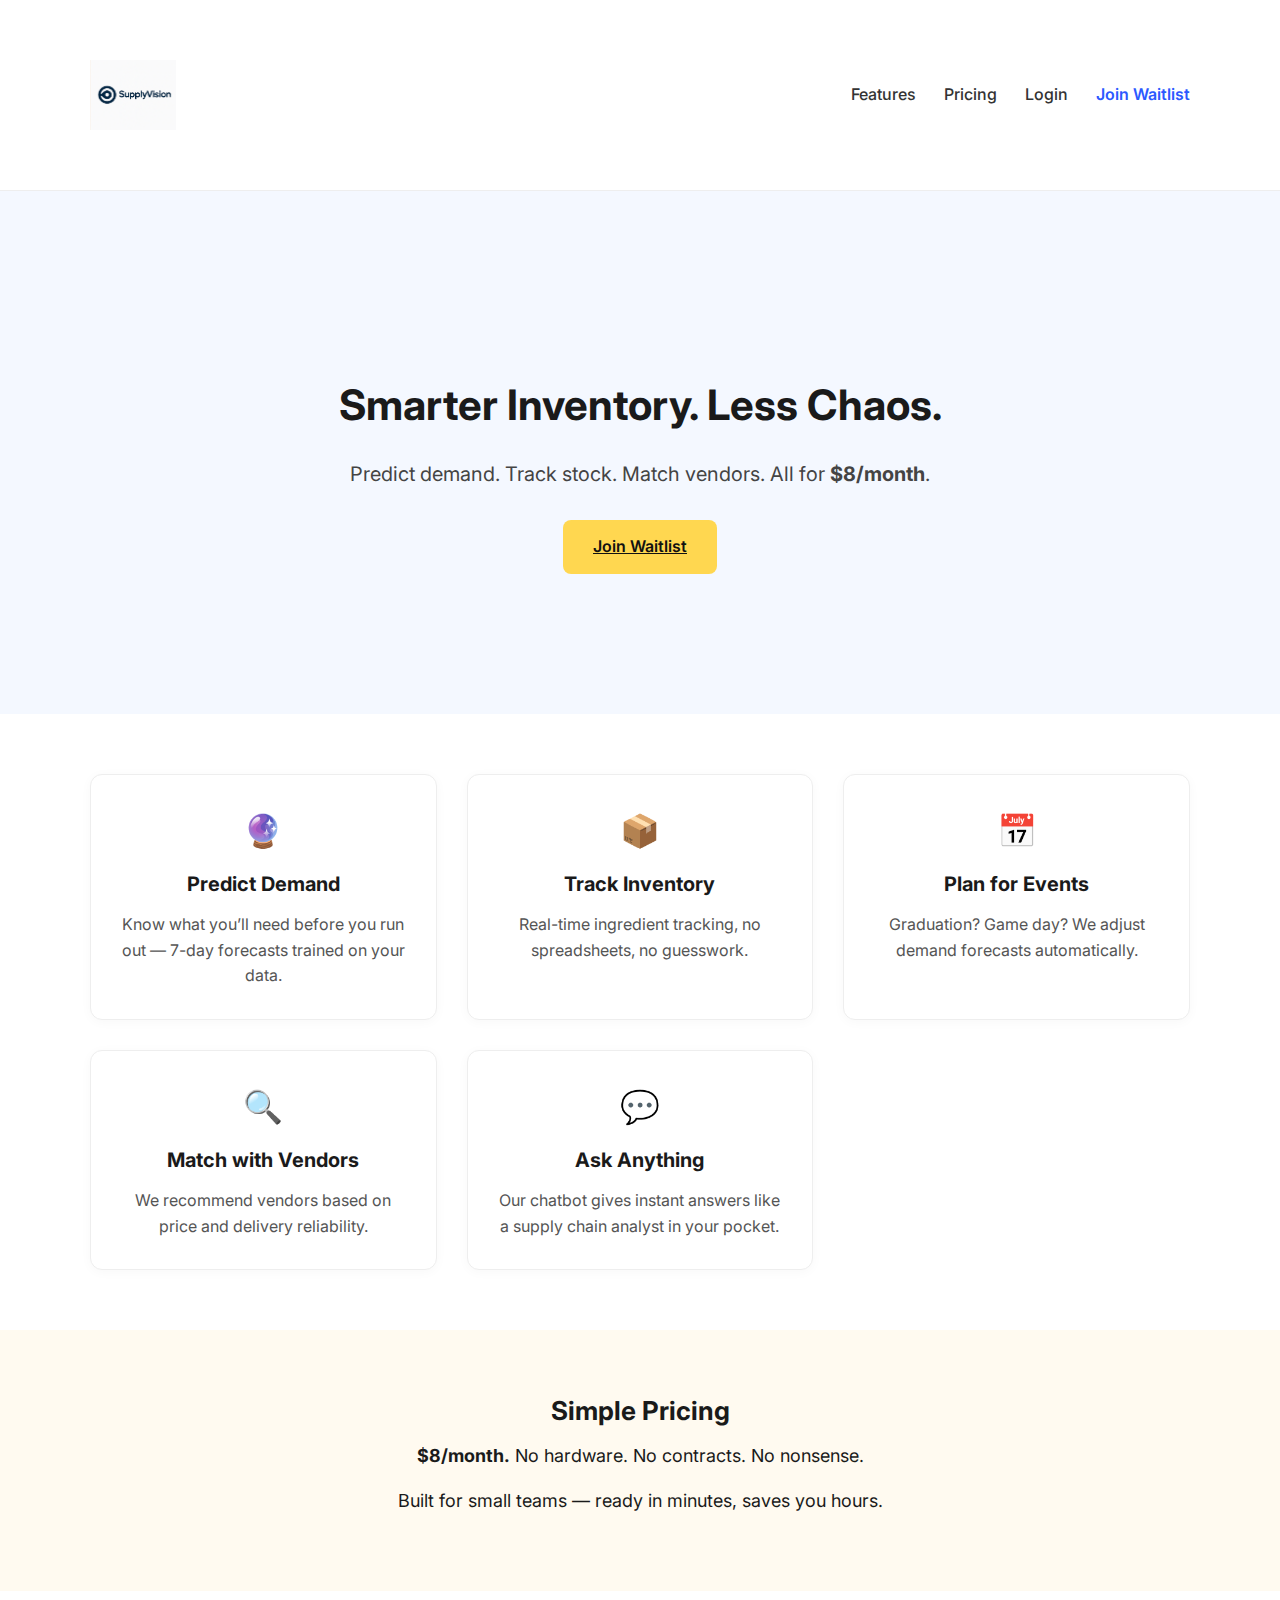
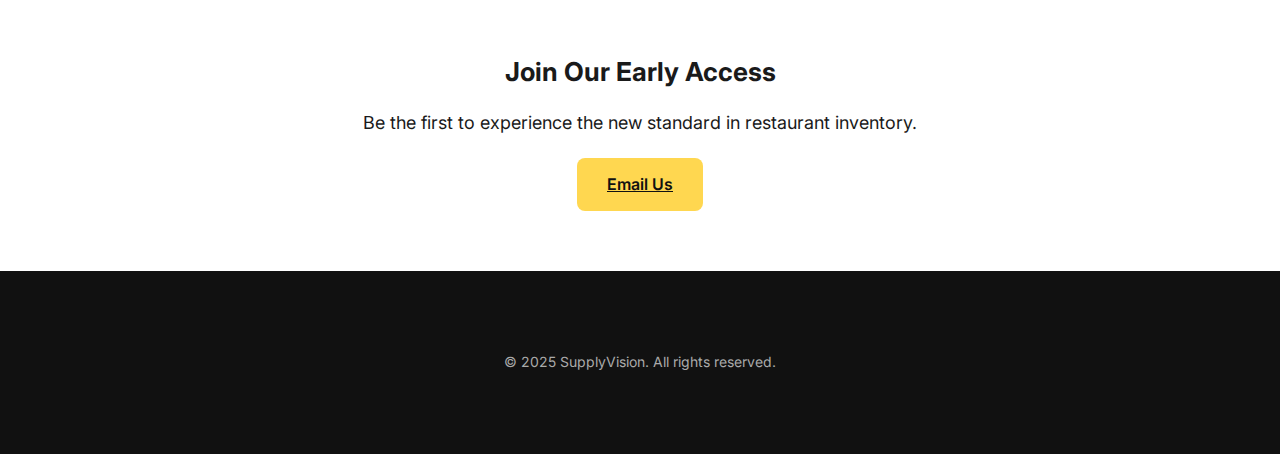
<file: index.html>
<link rel="stylesheet" href="style.css">
<!DOCTYPE html>
<html lang="en">
<head>
  <meta charset="UTF-8" />
  <meta name="viewport" content="width=device-width, initial-scale=1.0"/>
  <title>Smarter Inventory</title>
  <link rel="stylesheet" href="style.css" />
  <link rel="preconnect" href="https://fonts.googleapis.com">
  <link href="https://fonts.googleapis.com/css2?family=Inter:wght@400;600;700&display=swap" rel="stylesheet">
</head>
<body>

  <header>
    <div class="container nav">
      <img src="logo.png" alt="SupplyVision Logo" class="logo" />
      <nav>
        <nav>
        <a href="#features">Features</a>
        <a href="#pricing">Pricing</a>
        <a href="/login.html" class="login-link">Login</a>
        <a href="#join" class="cta">Join Waitlist</a>
      </nav>
    </div>
  </header>

  <section id="hero">
    <div class="container">
      <h1> Smarter Inventory. Less Chaos.</h1>
      <p>Predict demand. Track stock. Match vendors. All for <strong>$8/month</strong>.</p>
      <a href="#join" class="btn">Join Waitlist</a>
    </div>
  </section>

  <section id="features">
    <div class="container">
      <div class="features-grid">
        <div class="feature-card">
          <span class="icon">🔮</span>
          <h3>Predict Demand</h3>
          <p>Know what you’ll need before you run out — 7-day forecasts trained on your data.</p>
        </div>
        <div class="feature-card">
          <span class="icon">📦</span>
          <h3>Track Inventory</h3>
          <p>Real-time ingredient tracking, no spreadsheets, no guesswork.</p>
        </div>
        <div class="feature-card">
          <span class="icon">📅</span>
          <h3>Plan for Events</h3>
          <p>Graduation? Game day? We adjust demand forecasts automatically.</p>
        </div>
        <div class="feature-card">
          <span class="icon">🔍</span>
          <h3>Match with Vendors</h3>
          <p>We recommend vendors based on price and delivery reliability.</p>
        </div>
        <div class="feature-card">
          <span class="icon">💬</span>
          <h3>Ask Anything</h3>
          <p>Our chatbot gives instant answers like a supply chain analyst in your pocket.</p>
        </div>
      </div>
    </div>
  </section>

  <section id="pricing">
    <div class="container">
      <h2>Simple Pricing</h2>
      <p><strong>$8/month.</strong> No hardware. No contracts. No nonsense.</p>
      <p>Built for small teams — ready in minutes, saves you hours.</p>
    </div>
  </section>

  <section id="join">
    <div class="container">
      <h2>Join Our Early Access</h2>
      <p>Be the first to experience the new standard in restaurant inventory.</p>
      <a href="mailto:team@supplyvision.io" class="btn">Email Us</a>
    </div>
  </section>

  <footer>
    <div class="container">
      <p>© 2025 SupplyVision. All rights reserved.</p>
    </div>
  </footer>

</body>
</html>
</file>
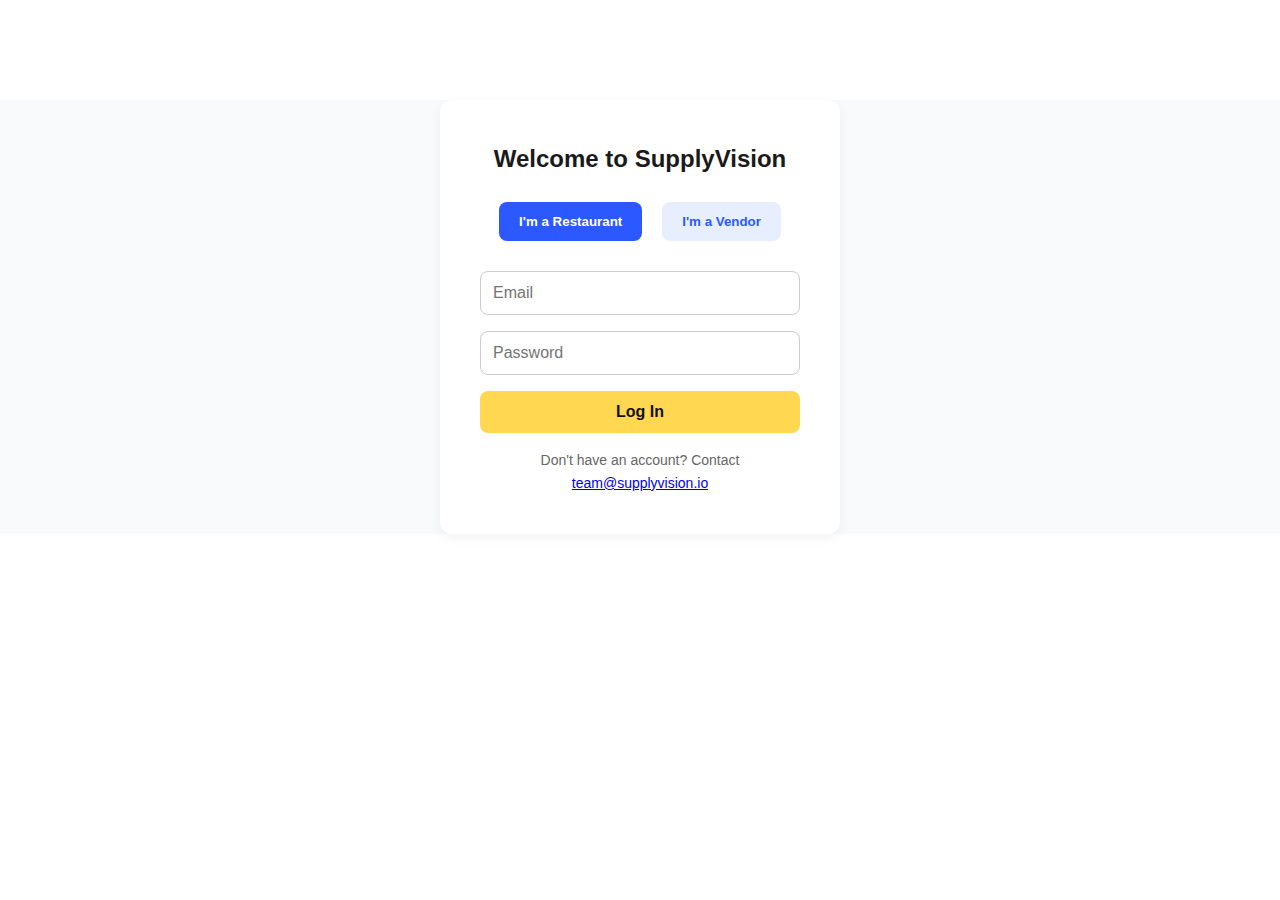
<file: login.html>
<!DOCTYPE html>
<html lang="en">
<head>
  <meta charset="UTF-8" />
  <meta name="viewport" content="width=device-width, initial-scale=1.0"/>
  <title>Login | SupplyVision</title>
  <link rel="stylesheet" href="style.css" />
  <style>
    body {
      background: #f8fafc;
      font-family: 'Inter', sans-serif;
      color: #1a1a1a;
    }

    .login-container {
      max-width: 400px;
      margin: 100px auto;
      background: white;
      padding: 40px;
      border-radius: 12px;
      box-shadow: 0 4px 12px rgba(0,0,0,0.05);
      text-align: center;
    }

    .login-container h2 {
      font-size: 24px;
      margin-bottom: 24px;
    }

    .role-selection {
      display: flex;
      justify-content: center;
      gap: 20px;
      margin-bottom: 30px;
    }

    .role-selection button {
      padding: 12px 20px;
      border: none;
      border-radius: 8px;
      font-weight: 600;
      background: #e7efff;
      color: #2b59ff;
      cursor: pointer;
      transition: background 0.3s ease;
    }

    .role-selection button.active {
      background: #2b59ff;
      color: white;
    }

    form input {
      width: 100%;
      padding: 12px;
      margin-bottom: 16px;
      border: 1px solid #ccc;
      border-radius: 8px;
      font-size: 16px;
    }

    form .btn {
      width: 100%;
      padding: 12px;
      background-color: #ffd750;
      border: none;
      border-radius: 8px;
      font-weight: 600;
      font-size: 16px;
      cursor: pointer;
    }

    form .btn:hover {
      background-color: #f0c700;
    }

    .subnote {
      margin-top: 16px;
      font-size: 14px;
      color: #666;
    }
  </style>
</head>
<body>

  <div class="login-container">
    <h2>Welcome to SupplyVision</h2>
    
    <div class="role-selection">
      <button id="restaurantBtn" class="active">I'm a Restaurant</button>
      <button id="vendorBtn">I'm a Vendor</button>
    </div>

    <form>
      <input type="email" placeholder="Email" required />
      <input type="password" placeholder="Password" required />
      <button type="submit" class="btn">Log In</button>
    </form>

    <p class="subnote">Don't have an account? Contact <a href="mailto:team@supplyvision.io">team@supplyvision.io</a></p>
  </div>

  <script>
    const restaurantBtn = document.getElementById("restaurantBtn");
    const vendorBtn = document.getElementById("vendorBtn");

    restaurantBtn.onclick = () => {
      restaurantBtn.classList.add("active");
      vendorBtn.classList.remove("active");
    };
    vendorBtn.onclick = () => {
      vendorBtn.classList.add("active");
      restaurantBtn.classList.remove("active");
    };
  </script>

</body>
</html>
</file>
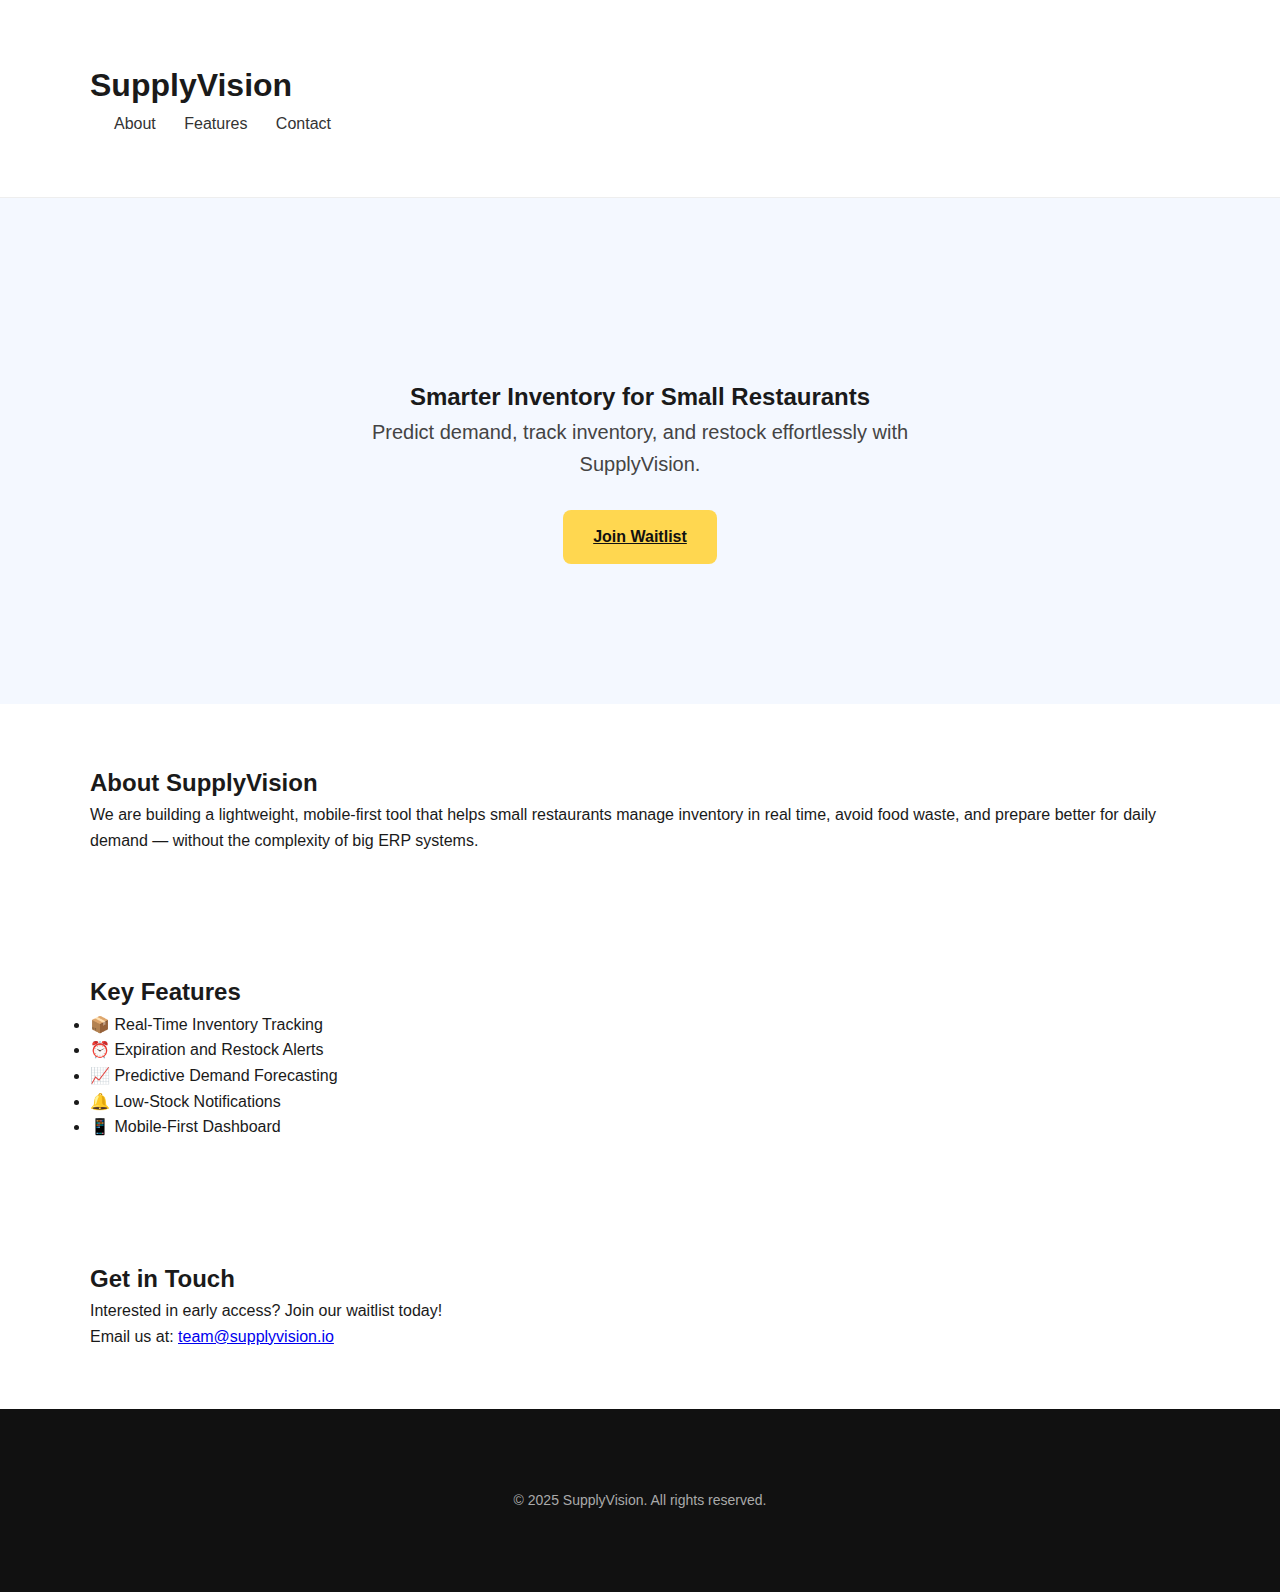
<file: website_index.html>
<!DOCTYPE html>
<html lang="en">
<head>
    <meta charset="UTF-8">
    <meta name="viewport" content="width=device-width, initial-scale=1.0">
    <title>SupplyVision | Smarter Inventory for Small Restaurants</title>
    <link rel="stylesheet" href="style.css">
</head>
<body>

    <header>
        <div class="container">
            <h1>SupplyVision</h1>
            <nav>
                <a href="#about">About</a>
                <a href="#features">Features</a>
                <a href="#contact">Contact</a>
            </nav>
        </div>
    </header>

    <section id="hero">
        <div class="container">
            <h2>Smarter Inventory for Small Restaurants</h2>
            <p>Predict demand, track inventory, and restock effortlessly with SupplyVision.</p>
            <a href="#contact" class="btn">Join Waitlist</a>
        </div>
    </section>

    <section id="about">
        <div class="container">
            <h2>About SupplyVision</h2>
            <p>We are building a lightweight, mobile-first tool that helps small restaurants manage inventory in real time, avoid food waste, and prepare better for daily demand — without the complexity of big ERP systems.</p>
        </div>
    </section>

    <section id="features">
        <div class="container">
            <h2>Key Features</h2>
            <ul>
                <li>📦 Real-Time Inventory Tracking</li>
                <li>⏰ Expiration and Restock Alerts</li>
                <li>📈 Predictive Demand Forecasting</li>
                <li>🔔 Low-Stock Notifications</li>
                <li>📱 Mobile-First Dashboard</li>
            </ul>
        </div>
    </section>

    <section id="contact">
        <div class="container">
            <h2>Get in Touch</h2>
            <p>Interested in early access? Join our waitlist today!</p>
            <p>Email us at: <a href="mailto:team@supplyvision.io">team@supplyvision.io</a></p>
        </div>
    </section>

    <footer>
        <div class="container">
            <p>© 2025 SupplyVision. All rights reserved.</p>
        </div>
    </footer>

</body>
</html>
</file>
<file: style.css>
* {
  box-sizing: border-box;
  margin: 0;
  padding: 0;
}

body, html {
  font-family: 'Inter', sans-serif;
  background-color: #ffffff;
  color: #1a1a1a;
  line-height: 1.6;
  scroll-behavior: smooth;
}

/* Container */
.container {
  width: 90%;
  max-width: 1100px;
  margin: auto;
  padding: 60px 0;
}

/* Navigation */
header {
  background: #fff;
  border-bottom: 1px solid #eee;
  position: sticky;
  top: 0;
  z-index: 10;
}

.nav {
  display: flex;
  justify-content: space-between;
  align-items: center;
}

@media (min-width: 768px) {
  .logo {
    height: 70px;
  }
}

nav a {
  margin-left: 24px;
  color: #333;
  font-weight: 500;
  text-decoration: none;
  transition: 0.3s;
}

nav a:hover,
.cta {
  color: #2b59ff;
  font-weight: 600;
}

/* Hero */
#hero {
  text-align: center;
  padding: 120px 20px 80px;
  background: #f4f8ff;
}

#hero h1 {
  font-size: 42px;
  font-weight: 700;
  margin-bottom: 20px;
}

#hero p {
  font-size: 20px;
  color: #444;
  max-width: 600px;
  margin: auto auto 30px;
}

.btn {
  background: #ffd750;
  color: #111;
  padding: 14px 30px;
  border-radius: 8px;
  font-weight: 600;
  font-size: 16px;
  display: inline-block;
  transition: 0.25s;
}

.btn:hover {
  background: #f0c700;
  transform: translateY(-2px);
}

/* Features Grid */
.features-grid {
  display: grid;
  grid-template-columns: repeat(auto-fit, minmax(260px, 1fr));
  gap: 30px;
}

.feature-card {
  background: #ffffff;
  border: 1px solid #eee;
  border-radius: 12px;
  padding: 30px;
  text-align: center;
  box-shadow: 0 2px 12px rgba(0,0,0,0.03);
}

.feature-card h3 {
  font-size: 20px;
  margin: 12px 0;
}

.feature-card p {
  color: #555;
  font-size: 16px;
}

.icon {
  font-size: 32px;
}

/* Pricing */
#pricing {
  background: #fffaf0;
  text-align: center;
}

#pricing h2 {
  font-size: 26px;
  margin-bottom: 10px;
}

#pricing p {
  font-size: 18px;
  margin-bottom: 16px;
}

/* Join */
#join {
  text-align: center;
}

#join h2 {
  font-size: 26px;
  margin-bottom: 16px;
}

#join p {
  font-size: 18px;
  margin-bottom: 20px;
}

/* Footer */
footer {
  background: #111;
  color: #aaa;
  font-size: 14px;
  text-align: center;
  padding: 20px 0;
}
</file>
